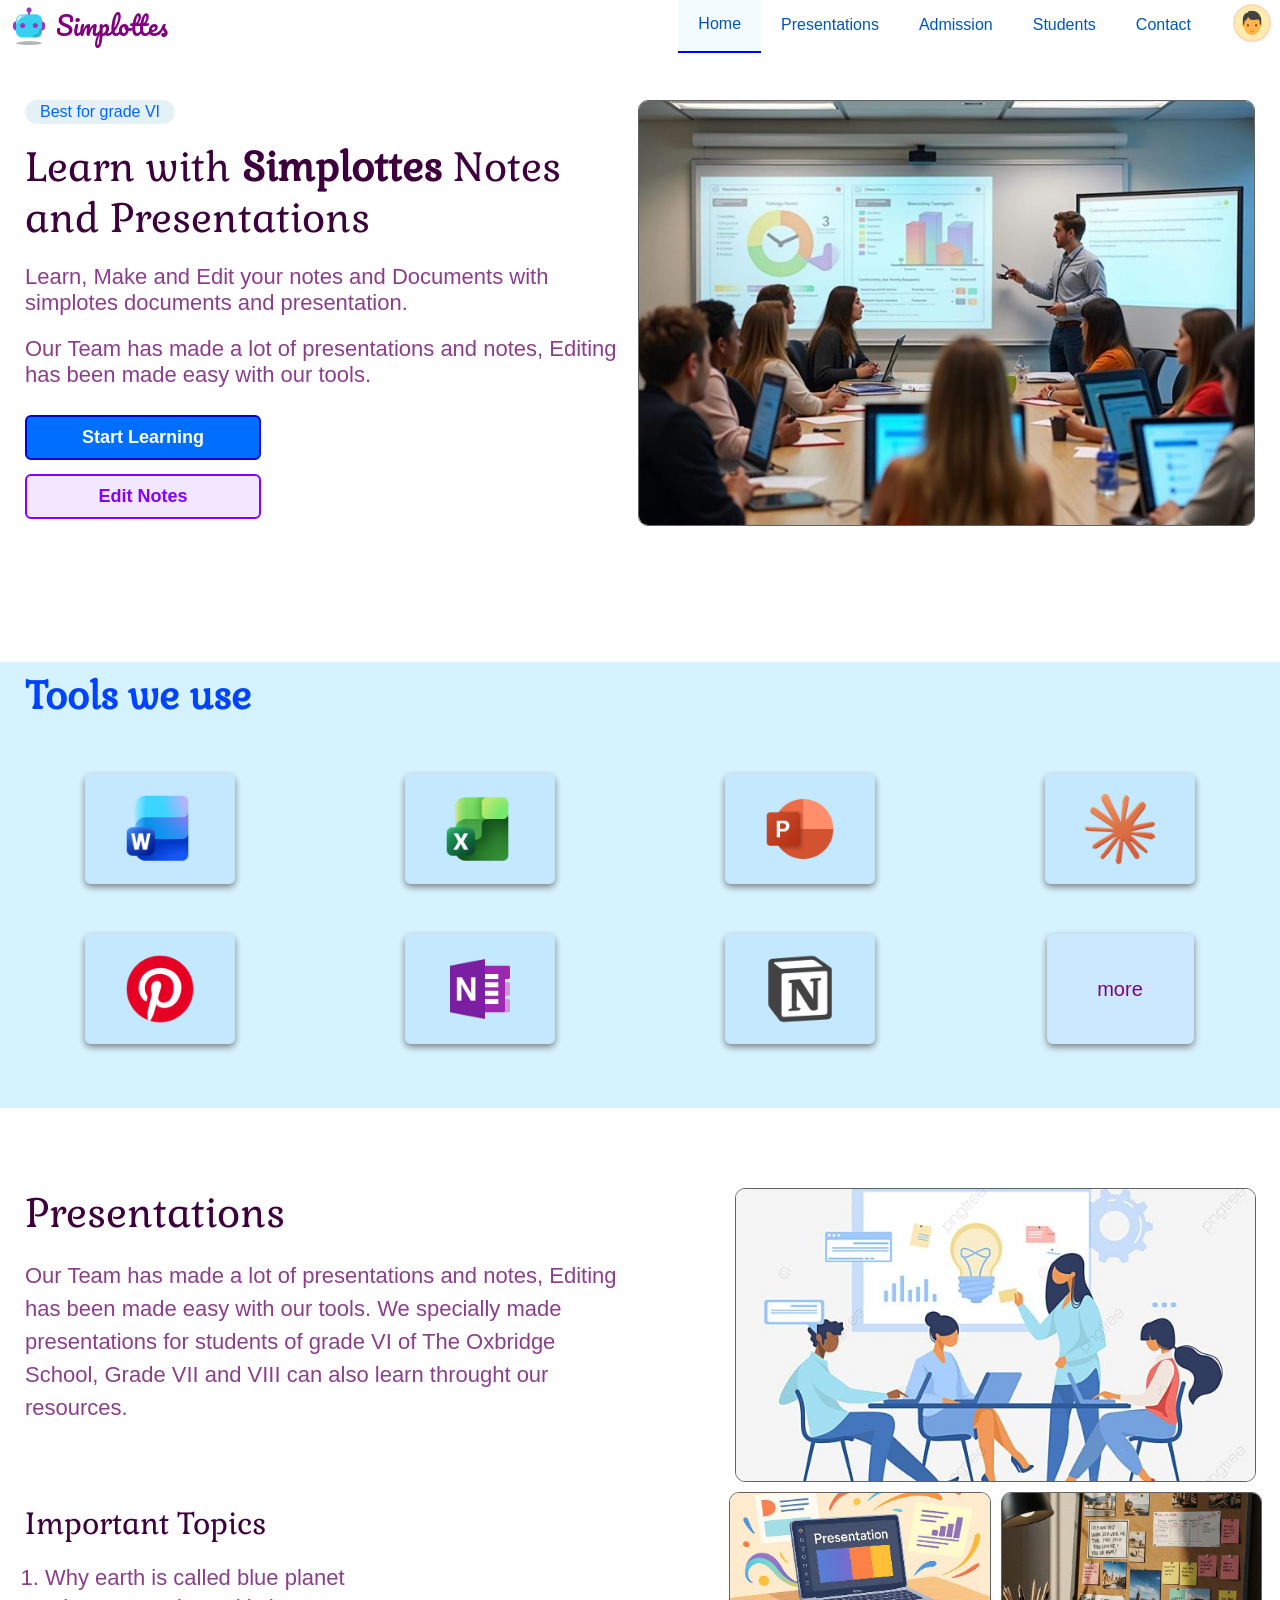
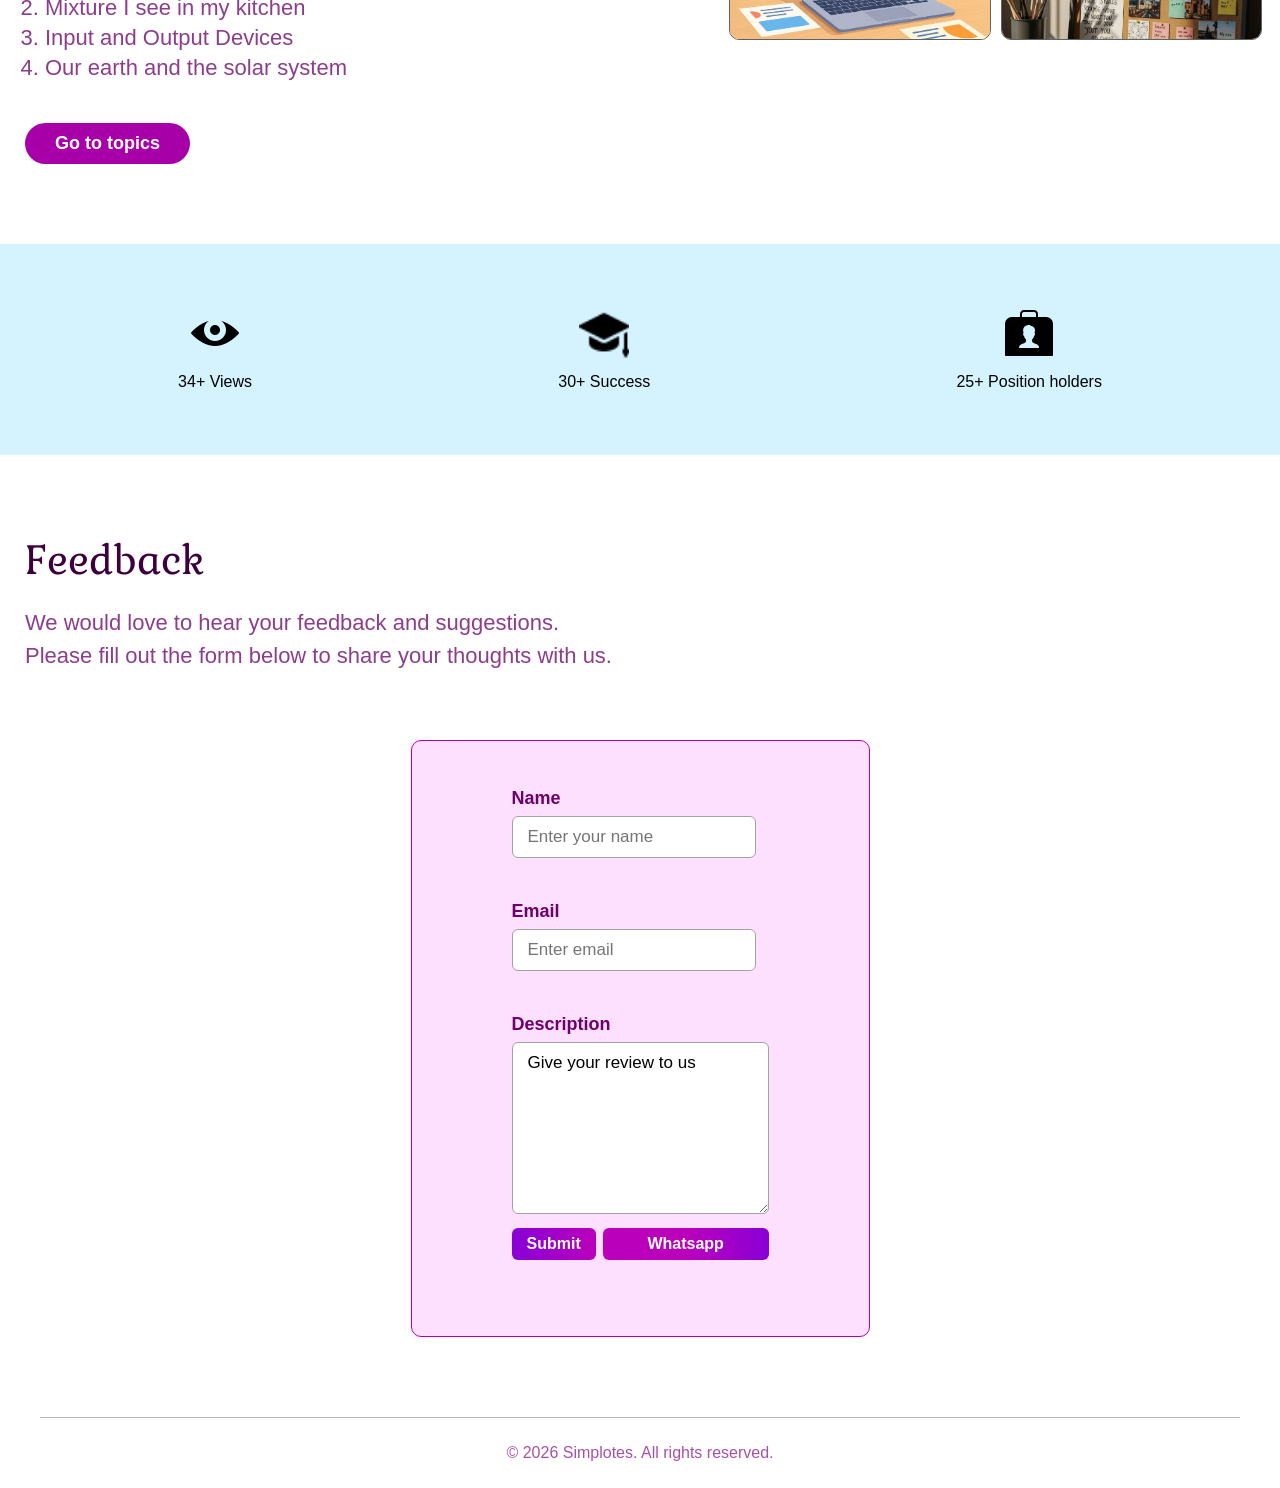
<file: index.html>
<!DOCTYPE html>
<html lang="en">
<head>
  <meta charset="UTF-8">
  <meta name="viewport" content="width=device-width, initial-scale=1.0">
  <title>Simplotes</title>
  <link rel="stylesheet" href="styles.css">
  <link rel="icon" type="image/png" href="images/bot-head.png">

  <link rel="preconnect" href="https://fonts.googleapis.com">
  <link rel="preconnect" href="https://fonts.gstatic.com" crossorigin>
  <link href="https://fonts.googleapis.com/css2?family=Pacifico&display=swap" rel="stylesheet">

  <link rel="preconnect" href="https://fonts.googleapis.com">
  <link rel="preconnect" href="https://fonts.gstatic.com" crossorigin>
  <link href="https://fonts.googleapis.com/css2?family=Roboto:ital,wght@0,100..900;1,100..900&display=swap" rel="stylesheet">

  <link rel="preconnect" href="https://fonts.googleapis.com">
  <link rel="preconnect" href="https://fonts.gstatic.com" crossorigin>
  <link href="https://fonts.googleapis.com/css2?family=Boldonse&display=swap" rel="stylesheet">

  <link rel="preconnect" href="https://fonts.googleapis.com">
  <link rel="preconnect" href="https://fonts.gstatic.com" crossorigin>
  <link href="https://fonts.googleapis.com/css2?family=Gabriela&display=swap" rel="stylesheet">

</head>
<body>
  <header>
    <a class="left-spacer" href="index.html">
      <img class="logo-img" src="images/bot-head.png">
      Simplottes
    </a>

    <div class="right-spacer">
      <nav class="nav-bar">
        <a href="index.html" class="nav-option home-option">Home</a>
        <a href="pending-page.html" class="nav-option">Presentations</a>
        <a href="pending-page.html" class="nav-option">Admission</a>
        <a href="pending-page.html" class="nav-option">Students</a>
        <a href="pending-page.html" class="nav-option">Contact</a>
      </nav>

      <div class="hamburger-btn-container">
        <div class="hamburger-btn">
          <span class="hamburger-top-stick"></span>
          <span class="hamburger-center-stick"></span>
          <span class="hamburger-bottom-stick"></span>
        </div>

        <div class="nav-list">
          <a href="index.html" class="nav-list-option home-list-option">Home</a>
          <a href="pending-page.html" class="nav-list-option">Presentations</a>
          <a href="pending-page.html" class="nav-list-option">Admission</a>
          <a href="pending-page.html" class="nav-list-option">Students</a>
          <a href="pending-page.html" class="nav-list-option student-list-option">Contact</a>
        </div>
      </div>

      <div class="profile-container">
        <img class="profile-img" src="images/human-head.png">

        <div class="admin-profile">
          <h4 class="admin-profile-heading">Admin profile</h4>
          <p class="admin-profile-para">Name : AhmedDev</p>
          <p class="admin-profile-para">Email : reddevil2r6p@gmail.com</p>
          <p class="admin-profile-para">Password : *******</p>
          <hr style="margin: 10px 0; height: 2px; border: none; background: rgb(188, 215, 228); width: 230px;">
          <p class="theme-para">
            Theme
            <div class="theme-list">
              <p class="theme-light-option home-list-option">Light</p>
              <p class="theme-dark-option student-list-option">Dark</p>
            </div>

            <svg class="theme-svg" focusable="false" aria-hidden="true" xmlns="http://www.w3.org/2000/svg" viewBox="0 -960 960 960">
              <path d="M504-480L320-664l56-56L616-480L376-240l-56-56L504-480Z"></path>
            </svg>
          </p>
        </div>
      </div>
    </div>
  </header>

  <article class="article-section1">
    <div>
      <p class="advice-para">Best for grade VI</p><br><br>
      <h1 class="main-heading">Learn with <span class="heading-simplotes">Simplottes</span> Notes and Presentations</h1>
      <p class="main-para">
        Learn, Make and Edit your notes and Documents with simplotes documents and presentation.
      </p>
      <p class="main-para">
        Our Team has made a lot of presentations and notes, Editing has been made easy with our tools.
      </p>
      
      <div class="main-btn-container">
        <a class="start-learn-btn" href="pending-page.html">Start Learning</a>
        <a class="edit-notes-btn" href="pending-page.html">Edit Notes</a>
      </div>
    </div>

    <img class="main-img" src="images/presentation-room.jpeg">
    </aside>
  </article><br><br>

  <article class="article-section2">
    <h1 class="tools-heading">Tools we use</h1><br><br><br>
    <div class="tools-grid">
      <div class="image-container">
        <div class="image-child-container">
          <img class="Tools-img" src="images/word-logo.png">
          <div class="Tools-backface">
            <h3 class="Tools-backface-heading word-backface">MS Word</h3>
            <p class="Tools-backface-description word-backface-description">MS Word is a powerful word processing application.</p>
          </div>
        </div>
      </div>

      <div class="image-container">
        <div class="image-child-container">
          <img class="Tools-img" src="images/excel-logo.png">
          <div class="Tools-backface">
            <h3 class="Tools-backface-heading excel-backface">MS Excel</h3>
            <p class="Tools-backface-description excel-backface-description">MS Excel is a powerful spreadsheet application.</p>
          </div>
        </div>
      </div>

      <div class="image-container">
        <div class="image-child-container">
          <img class="Tools-img" src="images/powerpoint-logo.png">
          <div class="Tools-backface">
            <h3 class="Tools-backface-heading powerpoint-backface">MS PowerPoint</h3>
            <p class="Tools-backface-description powerpoint-backface-description">PowerPoint is a Presentation slides application.</p>
          </div>
        </div>
      </div>

      <div class="image-container">
        <div class="image-child-container">
          <img class="Tools-img" src="images/claude-logo.png">
          <div class="Tools-backface">
            <h3 class="Tools-backface-heading claude-backface">Claude AI</h3>
            <p class="Tools-backface-description claude-backface-description">Claude is a powerful coding AI assistant.</p>
          </div>
        </div>
      </div>

      <div class="image-container">
        <div class="image-child-container">
          <img class="Tools-img" src="images/pintrest-logo.png">
          <div class="Tools-backface">
            <h3 class="Tools-backface-heading pinterest-backface">Pinterest</h3>
            <p class="Tools-backface-description pinterest-backface-description">Pinterest is a visual discovery and bookmarking platform.</p>
          </div>
        </div>
      </div>

      <div class="image-container">
        <div class="image-child-container">
          <img class="Tools-img" src="images/ms-onenote-logo.png">
          <div class="Tools-backface">
            <h3 class="Tools-backface-heading oneNote-backface">MS OneNote</h3>
            <p class="Tools-backface-description oneNote-backface-description">OneNote is a digital note-taking application.</p>
          </div>
        </div>
      </div>

      <div class="image-container">
        <div class="image-child-container">
          <img class="Tools-img" src="images/notion-logo.png">
          <div class="Tools-backface">
            <h3 class="Tools-backface-heading notion-backface">Notion</h3>
            <p class="Tools-backface-description notion-backface-description">Notion is an all-in-one workspace for notes, tasks, and collaboration.</p>
          </div>
        </div>
      </div>
      
      <div class="image-container">
        <span class="more-card">more</span>
      </div>
    </div><br><br><br>
  </article>

  <article class="article-section3">
    <div class="presentation-text-container">
      <h1 class="presentation-heading">Presentations</h1>
      <p class="presentation-para">
        Our Team has made a lot of presentations and notes, Editing has been made easy with our tools.
        We specially made presentations for students of grade VI of The Oxbridge School, Grade VII and VIII can also learn throught our resources.
      </p>
      
      <h2 class="Topics-heading">Important Topics</h2>
      <ol class="Topics-list">
        <li>Why earth is called blue planet</li>
        <li>Mixture I see in my kitchen</li>
        <li>Input and Output Devices</li>
        <li>Our earth and the solar system</li>
      </ol>
      <div>
        <a href="pending-page.html"><button class="read-more-btn" href="presentations.html">Go to topics</button></a>
      </div>
    </div>

    <div class="presentation-images-container">
      <img class="presentation-img" src="images/presentation-room-2D.jpeg">
      <div class="presentation-images-child">
        <img class="presentation-small-img1" src="images/computer-presentation-img.jpeg">
        <img class="presentation-small-img2" src="images/notes-desk-img.jpeg">
      </div>
    </div>
  </article>

  <article class="article-section4">
    <br><br><br>
    <div class="stats-grid">
      <div class="image-container">
        <div class="stats-child-container">
          <img class="stats-img eye-img" src="images/eye-icon.png">
          <p>34+ Views</p>
        </div>
      </div>

      <div class="image-container">
        <div class="stats-child-container">
          <img class="stats-img graduatehat-img" src="images/graduatehat-icon.png">
          <p>30+ Success</p>
        </div>
      </div>

      <div class="image-container">
        <div class="stats-child-container">
          <img class="stats-img portfolio-img" src="images/portfolio-icon.png">
          <p>25+ Position holders</p>
        </div>
      </div>
    </div><br><br><br>
  </article>

  <article class="article-section5">
    <h1 class="feedback-heading">Feedback</h1>
    <p class="feedback-para">We would love to hear your feedback and suggestions. Please fill out the form below to share your thoughts with us.</p>
    
    <form target="blank" class="feedback-container" action="https://formsubmit.co/reddevil2r6p@gmail.com" method="POST">
      <div class="feedback-form">
        <div class="feedback-child-container">
          <h5 class="feedback-input-heading">Name</h5>
          <input type="text" name="name" class="name-input" placeholder="Enter your name" required>
        </div><br><br>

        <div class="feedback-child-container">
          <h5 class="feedback-input-heading">Email</h5>
          <input type="email" name="email" class="email-input" placeholder="Enter email" required>
        </div><br><br>

        <div class="feedback-child-container">
          <h5 class="feedback-input-heading">Description</h5>
          <textarea name="description" class="description-input" required>Give your review to us</textarea>
        </div>

        <div class="feedback-btn-container">
          <button class="submit-btn" type="submit">Submit</button>
          <a href="https://web.whatsapp.com/send?phone=923214861520" target="_blank" rel="noopener noreferrer" class="whatsapp-submit-btn">Whatsapp</a>
        </div>
        <br><br>
        <p id="feedbackMessage"></p>
      </div>
    </form>
  </article>

  <hr>
  
  <footer>
    <p class="copyright-description">&copy; 2026 Simplotes. All rights reserved.</p>
  </footer>

  <script src="script.js"></script>
</body>
</html>
</file>
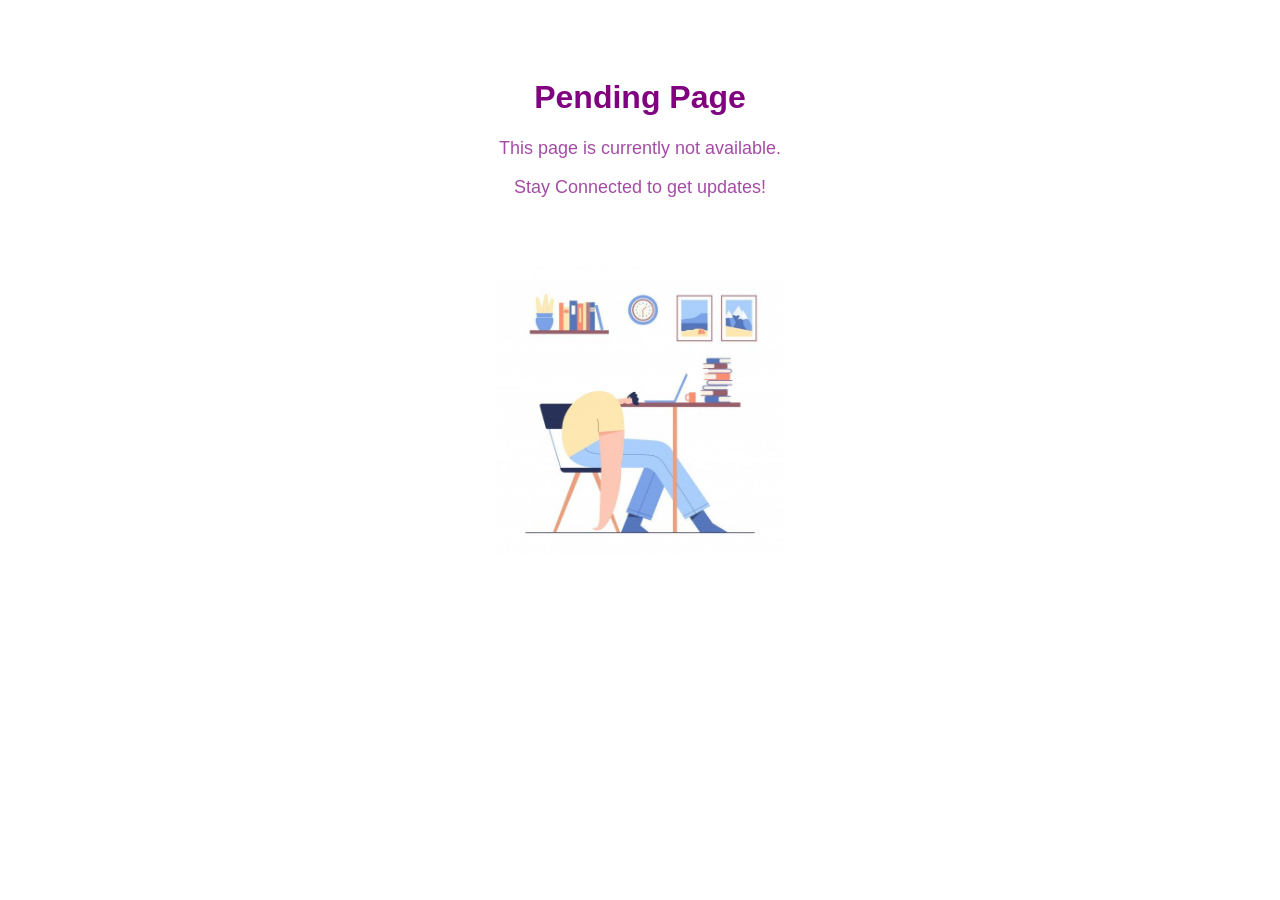
<file: pending-page.html>
<!DOCTYPE html>
<html lang="en">
<head>
  <meta charset="UTF-8">
  <meta name="viewport" content="width=device-width, initial-scale=1.0">
  <title>Pending Page</title>
  <style>
    body {
      font-family: Arial, sans-serif;
      text-align: center;
      padding: 50px;
    }

    h1 {
      color: purple;
    }

    p {
      color: rgba(128, 0, 128, 0.705);
      font-size: 18px;
    }

    img {
      width: 290px;
      margin-top: 50px;
    }

    @media (max-width: 600px) {
      img {
        width: 230px;
      }

      p{
        font-size: 16px;
      }
    }
  </style>
</head>
<body>
  <h1>Pending Page</h1>
  <p>This page is currently not available.</p>
  <p>Stay Connected to get updates!</p>
  <img src="images/Man sleeping on the table_ tired male mo….jpeg" alt="Pending Page Image">
</body>
</html>
</file>
<file: styles.css>
*{
  padding: 0px;
  margin: 0px;
  -webkit-tap-highlight-color: transparent;
}

body{
  font-family: Arial, sans-serif;
  padding: 100px 0 0 0;
  transition: all 0.15s;
}

.dark-body{
  background: rgb(14, 14, 14);
  color: white;
}

header{
  display: flex;
  align-items: center;
  justify-content: space-between;
  position: fixed;
  top: 0;
  left: 0;
  right: 0;
  box-sizing: border-box;
  height: 50px;
  background: white;
  border:2.5px solid white;
  z-index: 200;
}

.left-spacer{
  display: flex;
  align-items: center;
  font-size: 25px;
  color: purple;
  font-family: "Pacifico", Arial;
  text-decoration: none;
  white-space: nowrap;
  cursor: pointer;
  outline: none;
}

.logo-img{
  height: 40px;
  margin: 0 7px 0 7px;
}

.profile-container{
  padding: 7px;
}

.profile-img{
  height: 28px;
  width: 28px;
  padding: 3px;
  margin-left: 15px;
  object-fit: cover;
  border-radius: 50%;
  background: rgb(255, 237, 176);
  border: 2px solid rgb(255, 217, 182);
}

.right-spacer{
  display: flex;
  justify-content: space-between;
  align-items: stretch;
}

.nav-bar{
  display: flex;
  justify-content: space-between;
  align-items: stretch;
}

.nav-option{
  display: flex;
  justify-content: center;
  align-items: center;
  color: rgb(0, 85, 182);
  padding: 0 20px;
  text-decoration: none;
  white-space: nowrap;
  cursor: pointer;
}

.home-option{
  background: rgba(0, 162, 255, 0.048);
  border-bottom: 2px solid blue;
}

.hamburger-btn-container{
  display: flex;
  flex-direction: column;
  justify-content: center;
  align-items: center;
  position: relative;
}

.theme-list,
.nav-list{
  display: flex;
  flex-direction: column;
  position: absolute;
  align-items: center;
  width: 100px;
  margin-top: 270px;
  pointer-events: none;
  transition: all 0.25s;
  z-index: 300;
}

.theme-list{
  transform: translateX(65px) translateY(-57px) rotateX(90deg);
}

.theme-list-changed{
  opacity: 1;
  pointer-events: all;
  transform: translateX(65px) translateY(-10px) rotateX(0deg);
  z-index: 300;
}

.nav-list{
  transform: translateX(95px);
  opacity: 0;
}

.nav-list-changed{
  opacity: 1;
  pointer-events: all;
  transform: translateX(0px);
  z-index: 300;
}

.theme-light-option,
.theme-dark-option,
.nav-list-option{
  background: rgb(201, 221, 228);
  color: rgb(0, 102, 255);
  padding: 15px 35px;
  text-align: center;
  margin: 0;
  width: 100%;
  text-decoration: none;
  cursor: pointer;
}

.nav-list-option{
  background: rgb(218, 236, 241);
}

.theme-light-option,
.home-list-option{
  border-top-left-radius: 8px;
  border-top-right-radius: 8px;
}

.theme-dark-option,
.student-list-option{
  border-bottom-left-radius: 8px;
  border-bottom-right-radius: 8px;
}

.theme-light-option:hover,
.theme-dark-option:hover{
  background: rgb(187, 209, 218);
}

.hamburger-btn{
  display: none;
  flex-direction: column;
  justify-content: center;
  align-items: center;
  position: relative;
  cursor: pointer;
  transition: all 0.15s;
}

.hamburger-btn-changed{
  transform: translateX(4px);
}

.hamburger-top-stick-changed{
  transform: rotate(45deg) translateY(10px);
}

.hamburger-center-stick-changed{
  opacity: 0;
  transform: translateX(-4px);
}

.hamburger-bottom-stick-changed{
  transform: rotate(-45deg) translateY(-10px);
}

.hamburger-top-stick,
.hamburger-center-stick,
.hamburger-bottom-stick{
  background: black;
  width: 20px;
  height: 2px;
  border-radius: 10px;
  margin: 2.5px 10px;
  transition: all 0.15s;
}

.profile-container{
  position: relative;
}

.admin-profile{
  display: flex;
  flex-direction: column;
  position: absolute;
  align-items: center;
  width: 250px;
  background: rgb(218, 236, 241);
  transform: translateX(-75px);
  margin-top: 30px;
  background: rgb(218, 236, 241);
  transition: all 0.25s;
  border-radius: 10px;
  padding: 10px 25px 15px 25px;
  pointer-events: none;
  opacity: 0;
}

.admin-profile-changed{
  opacity: 1;
  transform: translateX(-250px);
  pointer-events: all;
}

.admin-profile-heading,
.admin-profile-para{  
  color: rgb(0, 95, 236);
  padding: 15px 35px;
  text-align: center;
  margin: 0;
  width: 100%;
  text-decoration: none;
}

.admin-profile-para,
.theme-para{
  padding: 15px 35px;
  color: rgb(0, 102, 255);
  text-align: left;
  margin: 0;
  width: 100%;
  text-decoration: none;
}

.theme-para{
  cursor: pointer;
  overflow: hidden;
  transition: all 0.3s;
  position: relative;
}

.theme-svg{
  height: 20px;
  position: absolute;
  right: 10px;
  bottom: 30px;
  transition: all 0.2s;
}

.theme-svg-rotate{
  transform: rotate(90deg);
}

path{
  fill: rgb(0, 102, 255);
  stroke-width: 1px;
  transition: fill 0.3s;
}

.article-section1{
  display: flex;
  justify-content: space-between;
  margin: 0 25px 100px 25px; 
}

.advice-para{
  display: inline-block;
  padding: 3px 15px;
  border-radius: 50px;
  background: rgba(173, 216, 230, 0.329);
  color: rgb(0, 102, 255);
}

.main-heading,
.presentation-heading,
.feedback-heading{
  font-size: 40px;
  font-family: "Gabriela", serif;
  font-weight: 400;
  max-width: 550px;
  color: rgb(61, 0, 61);
}

.heading-simplotes{
  font-weight: bold;
}

.main-para, .presentation-para{
  font-size: 22px;
  color: rgba(104, 0, 104, 0.76);
  margin: 20px 0;
  max-width: 600px;
}

.presentation-para{
  line-height: 33px;
}

.main-btn-container{
  display: inline-flex;
  flex-direction: column;
}

.edit-notes-btn,
.start-learn-btn{
  text-align: center;
  font-weight: bold;
  font-size: 18px;
  padding: 10px 55px;
  border-radius: 6px;
  cursor: pointer;
  margin: 7px 0;
  text-decoration: none;
  transition: padding 0.15s, margin 0.15s;
}

.start-learn-btn{
  color: white;
  background: rgb(0, 110, 255);
  border: 2px solid rgb(0, 4, 214);
}

.edit-notes-btn{
  color: rgb(132, 0, 255);
  background: rgba(132, 0, 255, 0.096);
  border: 2px solid rgb(132, 0, 255);
}

.start-learn-btn:active{
  background: rgb(0, 91, 211);
}

.edit-notes-btn:active{
  background: rgba(132, 0, 255, 0.247);
}

.main-img{
  aspect-ratio: 16 / 10;
  object-fit: cover;
  border-radius: 10px;
  max-width: 50%;
  margin-left: 10px;
  border: 1px solid rgba(0, 0, 0, 0.616);
}

.article-section2{
  background: rgb(213, 243, 255);
  padding: 10px 25px;
}

.tools-heading{
  font-size: 38px;
  font-family: "Gabriela", serif;
  color: rgb(0, 68, 255);
}

.tools-grid{
  display: grid;
  grid-template-columns: 1fr 1fr 1fr 1fr;
  gap: 50px;
}

.image-container{
  display: flex;
  justify-content: center;
  align-items: center;
}

.image-child-container{
  display: flex;
  justify-content: center;
  align-items: center;
  position: relative;
  perspective: 1000px;
  transform-style: preserve-3d
}

.image-child-container:hover .Tools-backface{
  transform: rotateY(-360deg) translateY(-10px);
  box-shadow: 0 8px 10px rgb(151, 151, 151);
}

.image-child-container:hover .Tools-img{
  transform: rotateY(-180deg) translateY(-7px);
}

.Tools-img{
  height: 80px;
  padding: 15px 35px;
  box-shadow: 0 3px 7px gray;
  background: rgb(196, 233, 255);
  border-radius: 6px;
  backface-visibility: hidden;
  transition: all 0.25s;
}

.Tools-img:active{
  transform: rotateY(-180deg);
}

.Tools-backface{
  height: 90px;
  width: 120px;
  padding: 10px 15px;
  background: rgba(0, 0, 255, 0.048);
  border-radius: 6px;
  position: absolute;
  transform: rotateY(-180deg);
  transition: all 0.25s;
  z-index: -100;
}

.Tools-backface-heading{
  color: blue;
  font-size: 14px;
  margin-bottom: 5px;
}

.Tools-backface-description{
  color: rgb(0, 70, 175);
  opacity: 0.8;
  font-size: 13px;
  opacity: 0.6;
}

.more-card{
  display: flex;
  justify-content: center;
  align-items: center;
  color: purple;
  background: rgba(0, 0, 255, 0.048);
  font-size: 20px;
  height: 100%;
  width: 147px;
  border-radius: 6px;
  box-shadow: 0 3px 7px gray;
  cursor: pointer;
  transition: all 0.2s;
}

.more-card:hover{
  transform: translateY(-6px);
  box-shadow:  0 5px 9px rgb(153, 153, 153);
}

.excel-backface{
  color: green;
}

.excel-backface-description{
  color: green;
  opacity: 0.6;
}

.powerpoint-backface{
  color: rgb(255, 87, 87);
}

.powerpoint-backface-description{
  color: rgb(255, 26, 26);
  opacity: 0.6;
}

.claude-backface{
  color: rgb(235, 71, 30);
}

.claude-backface-description{
  color: rgb(255, 51, 0);
  opacity: 0.6;
}

.pinterest-backface{
  color: rgb(230, 0, 0);
}

.pinterest-backface-description{
  color: rgb(187, 0, 0);
  opacity: 0.6;
}

.oneNote-backface{
  color: rgb(145, 0, 145);
}

.oneNote-backface-description{
  color: rgb(121, 0, 121);
  opacity: 0.6;
}

.notion-backface{
  color: rgb(71, 71, 71);
}

.notion-backface-description{
  color: rgb(19, 19, 19);
  opacity: 0.6;
}

.article-section3{
  display: flex;
  justify-content: space-between;
  align-items: right;
  margin: 5rem 25px;
  gap: 20px;
}

.presentation-text-container{
  display: flex;
  flex-direction: column;
  flex: 2;
}

.presentation-para,
.feedback-para{
  font-size: 22px;
  color: rgba(104, 0, 104, 0.76);
  margin: 20px 0;
  max-width: 600px;
  line-height: 33px;
}

.Topics-heading{
  font-size: 30px;
  font-family: "Gabriela", serif;
  font-weight: 400;
  max-width: 550px;
  color: rgb(61, 0, 61);
  margin-top: 60px;
}

.Topics-list{
  font-size: 22px;
  color: rgba(104, 0, 104, 0.76);
  margin: 20px;
  max-width: 600px;
  line-height: 30px;
}

.read-more-btn{
  background: rgb(168, 0, 168);
  color: white;
  font-weight: bold;
  border-radius: 50px;
  padding: 10px 30px;
  font-size: 18px;
  margin-top: 20px;
  border: none;
  cursor: pointer;
  transition: background-color 0.2s;
}

.read-more-btn:active{
  opacity: 0.8;
}

.presentation-images-container{
  display: flex;
  flex-direction: column;
  align-items: center;
  flex: 1.5;
}

.presentation-img{
  aspect-ratio: 16 / 9;
  object-fit: cover;
  border-radius: 10px;
  max-width: 100%;
  border: 1px solid rgba(0, 0, 0, 0.616);
}

.presentation-images-child{
  display: inline-flex;
  justify-content: center;
  align-items: top;
  padding: 10px 0;
  gap: 10px;
}

.presentation-small-img1, .presentation-small-img2{
  aspect-ratio: 16 / 9;
  object-fit: cover;
  border-radius: 10px;
  max-width: 50%;
  border: 1px solid rgba(0, 0, 0, 0.616);
}

.presentation-small-img1{
  margin-left: 100px;
}

.presentation-small-img2{
  margin-right: 100px;
}

.article-section4{
  background: rgb(213, 243, 255);
  padding: 10px 25px;
}

.stats-grid{
  display: flex;
  justify-content: space-around;
  align-items: center;
}

.stats-child-container{
  display: flex;
  flex-direction: column;
  justify-content: space-between;
  align-items: center;
  gap: 15px;
  text-align: center;
}

.stats-img{
  height: 50px;
}

.article-section5{
  display: flex;
  flex-direction: column;
  margin: 5rem 25px;
}

.feedback-container{
  display: flex;
  justify-content: center;
  align-items: center;
  margin-top: 3rem;
}

.feedback-form{
  display: flex;
  flex-direction: column;
  background: rgba(233, 0, 233, 0.123);
  border-radius: 10px;
  padding: 40px 100px;
  border: 1px solid rgb(179, 0, 179);
}

.feedback-input-heading{
  font-size: 18px;
  color: rgb(110, 0, 110);
  margin: 7px 0;
}

.name-input,
.email-input{
  display: flex;
  flex: 1;
  padding: 10px 15px;
  font-size: 17px;
  border-radius: 6px;
  border: 1px solid rgb(163, 163, 163);
  transition: all 0.2s;
  outline: 1px;
}

.description-input{
  max-width: 225px;
  min-width: 225px;
  min-height: 150px;
  transition: outline 0.2s;
  outline: 1px;
  border-radius: 6px;
  border: 1px solid rgb(163, 163, 163);
  padding: 10px 15px;
  font-size: 17px;
  font-family: Arial, sans-serif;
}

.name-input:focus,
.email-input:focus,
.description-input:focus{
  outline: 3px solid rgba(128, 0, 128, 0.288);
}

.feedback-btn-container{
  display: flex;
  justify-content: left;
  margin-top: 10px;
  gap: 7px;
}
.whatsapp-submit-btn,
.submit-btn{
  display: flex;
  justify-content: center;
  padding: 7px 15px;
  font-size: 16px;
  border-radius: 6px;
  cursor: pointer;
  color: white;
  font-weight: bold;
  border: none;
}

.submit-btn{
  background-image: linear-gradient(to left, rgb(187, 0, 187), rgb(136, 0, 214));
  transition: background-color 0.2s;
}

.whatsapp-submit-btn{
  flex: 2;
  text-decoration: none;
  background-image: linear-gradient(to right, rgb(187, 0, 187), rgb(187, 0, 187), rgb(136, 0, 214));
}

#feedbackMessage{
  text-align: center;
}

hr{
  margin: 0 40px;
  background: rgb(184, 184, 184);
  border: none;
  height: 1px;
}

footer{
  display: flex;
  justify-content: center;
  align-items: center;
  height: 70px;
}

.copyright-description{
  color: rgba(128, 0, 128, 0.692);
}

.dark-body header{
  background: rgb(30, 30, 30);
  border-color: rgb(30, 30, 30);
}

.dark-body .left-spacer{
  color: rgb(255, 0, 255);
}

.dark-body .nav-option,
.dark-body .admin-profile-heading,
.dark-body .admin-profile-para,
.dark-body .theme-para,
.dark-body .theme-svg path,
.dark-body .advice-para,
.dark-body .tools-heading,
.dark-body .Tools-backface-heading,
.dark-body .Tools-backface-description,
.dark-body .main-heading,
.dark-body .presentation-heading,
.dark-body .feedback-heading,
.dark-body .main-para,
.dark-body .presentation-para,
.dark-body .feedback-para,
.dark-body .Topics-heading,
.dark-body .Topics-list,
.dark-body .feedback-input-heading,
.dark-body .copyright-description{
  color: rgb(230, 230, 230);
}

.dark-body path{
  fill: rgb(230, 230, 230);
}

.dark-body .home-option,
.dark-body .nav-option:hover{
  background: rgb(44, 44, 44);
}

.dark-body .nav-list-option,
.dark-body .theme-light-option,
.dark-body .theme-dark-option,
.dark-body .admin-profile{
  background: rgb(38, 48, 55);
  color: rgb(220, 230, 255);
}

.dark-body .nav-list-option:hover,
.dark-body .theme-light-option:hover,
.dark-body .theme-dark-option:hover{
  background: rgb(55, 68, 77);
}

.dark-body .hamburger-top-stick,
.dark-body .hamburger-center-stick,
.dark-body .hamburger-bottom-stick{
  background: white;
}

.dark-body .article-section2,
.dark-body .article-section4{
  background: rgb(27, 38, 44);
}

.dark-body .Tools-img,
.dark-body .Tools-backface,
.dark-body .more-card{
  background: rgb(42, 52, 60);
  color: rgb(230, 230, 230);
}

.dark-body .Tools-img,
.dark-body .more-card{
  box-shadow: 0 3px 7px rgb(0, 0, 0);
}

.dark-body .image-child-container:hover .Tools-backface{
  box-shadow: 0 8px 10px rgb(0, 0, 0);
}

.dark-body .more-card:hover{
  box-shadow: 0 5px 9px rgb(0, 0, 0);
}

.dark-body .feedback-form{
  background: rgb(39, 31, 43);
  border-color: rgb(104, 55, 116);
}

.dark-body .name-input,
.dark-body .email-input,
.dark-body .description-input{
  background: rgb(35, 35, 35);
  color: white;
  border-color: rgb(105, 105, 105);
}

.dark-body .name-input::placeholder,
.dark-body .email-input::placeholder,
.dark-body .description-input::placeholder{
  color: rgb(185, 185, 185);
}

.dark-body hr{
  background: rgb(90, 90, 90) !important;
}

.dark-body .main-img,
.dark-body .presentation-img,
.dark-body .presentation-small-img1,
.dark-body .presentation-small-img2{
  border-color: rgba(173, 216, 230, 0.35);
  box-shadow: 0 0 24px rgba(173, 216, 230, 0.12);
}

.dark-body .start-learn-btn,
.dark-body .edit-notes-btn,
.dark-body .read-more-btn,
.dark-body .submit-btn,
.dark-body .whatsapp-submit-btn{
  transition: all 0.2s;
  box-shadow: 0 0 14px rgba(132, 0, 255, 0.28);
}

.dark-body .name-input:focus,
.dark-body .email-input:focus,
.dark-body .description-input:focus{
  border-color: rgb(132, 0, 255);
  box-shadow: 0 0 12px rgba(132, 0, 255, 0.35);
}

@media(hover: hover) {
  .nav-list-option:hover{
    background: rgb(186, 227, 238);
  }

  .nav-option:hover{
    background: rgba(0, 162, 255, 0.068);
  }

  .theme-para:hover{
    background: rgb(186, 227, 238);
    width: 92%;
  }

  .dark-body .theme-para:hover{
    background: rgb(55, 68, 77);
  } 

  .read-more-btn:hover{
    background: rgb(146, 0, 146);
  }

  .start-learn-btn:hover,
  .edit-notes-btn:hover{
    padding: 10px 65px ;
    margin: 7px -10px;
  }

  .dark-body .start-learn-btn:hover,
  .dark-body .edit-notes-btn:hover,
  .dark-body .read-more-btn:hover,
  .dark-body .submit-btn:hover,
  .dark-body .whatsapp-submit-btn:hover{
    filter: brightness(1.12);
    box-shadow: 0 0 20px rgba(132, 0, 255, 0.42);
  }
}

@media (max-width: 800px) {
  .nav-option{
    display: none;
  }

  .hamburger-btn{
    display: flex;
  }
}

@media (max-width: 1000px) {
  .tools-grid{
    grid-template-columns: 1fr 1fr 1fr;
  }

  .article-section1{
    flex-direction: column;
  }

  .main-img{
    max-width: 100%;
    aspect-ratio: 16 / 8;
    margin: 20px 0;
  }

  .article-section3{
    flex-direction: column;
    gap: 60px;
  }

  .presentation-images-child{
    justify-content: center;
  }

  .presentation-small-img1, 
  .presentation-small-img2{
    max-width: 35%;
  }

  .stats-img{
    height: 45px;  
    text-align: center;
  }
}

@media (max-width: 1200px) {
  .presentation-img{
    aspect-ratio: 15 / 13;
  }
}

@media (max-width: 900px) {
   .presentation-small-img1, 
   .presentation-small-img2{
     max-width: 38%;
    }
}

@media (max-width: 830px) {
   .presentation-small-img1, 
   .presentation-small-img2{
     max-width: 43%;
    }
}

@media (max-width: 750px) {
   .presentation-small-img1, 
   .presentation-small-img2{
     max-width: 48%;
    }
}

@media (max-width: 600px) {
   .presentation-small-img1, 
   .presentation-small-img2{
     max-width: 49%;
    }
}

@media (max-width: 670px) {
  .tools-grid{
    grid-template-columns: 1fr 1fr;
  }

  .Tools-img{
    height: 70px;
  }

  .Tools-backface{
  height: 82px;
  width: 112px;
  padding: 10px 15px;
}

  .more-card{
    width: 137px;
  }
}

@media (max-width: 550px) {
  .stats-grid{
    flex-direction: column;
    gap: 40px;
  }

  .stats-child-container{
    margin: 30px;
  }

  .feedback-form{
    padding: 40px 70px;
  }
}

@media (max-width: 440px) {
  body{
    padding: 90px 0 0 0;
  }

  header{
    height: 40px;
  }

  .left-spacer{
    font-size: 22px;
  }

  .logo-img{
    height: 35px;
    margin: 0 5px 0 5px;
  }

  .profile-container{
    padding: 7px;
  }

  .profile-img{
    height: 25px;
    width: 25px;
    padding: 3px;
  }
  
  .edit-notes-btn,
  .start-learn-btn{
    font-size: 16px;
    padding: 10px 55px;
  }

  .main-para, .presentation-para,
  .Topics-list, .feedback-para{
    font-size: 20px;
  }

  .tools-grid{
    gap: 25px;
  }

  .feedback-container{
    padding: 0 0;
    margin: 0 0;
    border-radius: 0;
  }

  .feedback-form{
    border-radius: 0;
    border-left: none;
    border-right: none;
    margin-left: 0;
    margin-right: 0;
    padding: 40px 63px;
  }

  .feedback-input-heading{
    font-size: 17px;
  }

  .name-input,
  .email-input{
    flex: 1;
    padding: 8px 13px;
    font-size: 15px;
  }

  .description-input{
    max-width: 195px;
    min-width: 195px;
    min-height: 150px;
    padding: 8px 13px;
    font-size: 15px;
  }

  .whatsapp-submit-btn,
  .submit-btn{
    padding: 7px 13px;
    font-size: 14px;
  }
}
</file>
